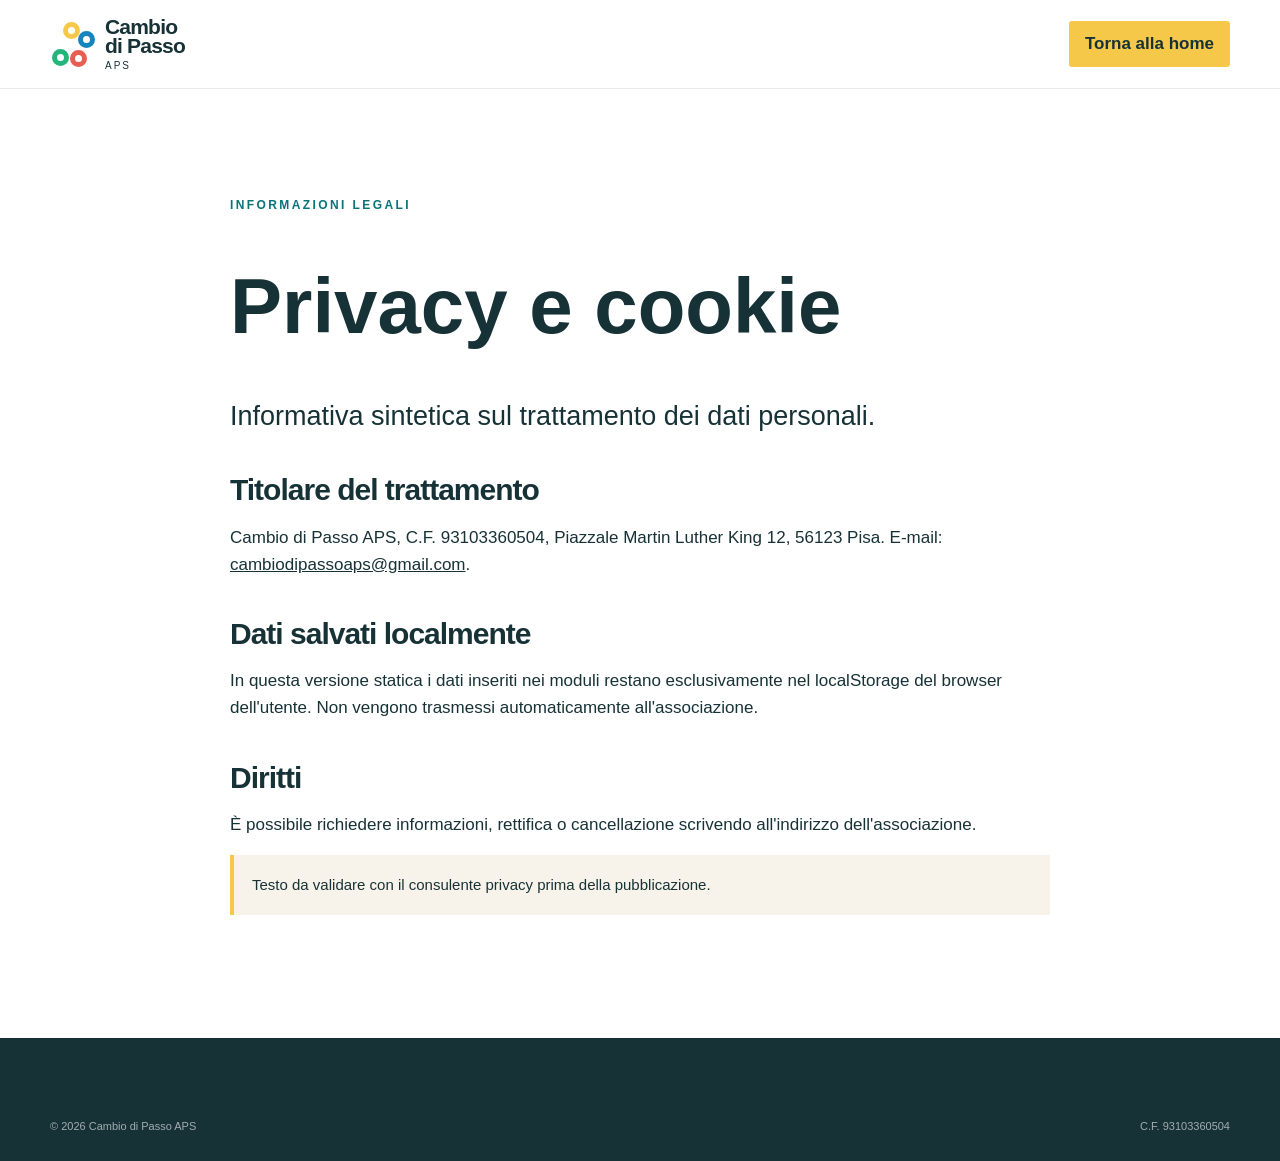
<file: privacy.html>
<!doctype html>
<html lang="it">

<head>
	<meta charset="utf-8">
	<meta name="viewport" content="width=device-width,initial-scale=1">
	<title>Privacy · Cambio di Passo APS</title>
	<link rel="stylesheet" href="assets/styles.css">
	<link rel="stylesheet" href="assets/static.css">
</head>

<body><a class="skip-link" href="#contenuto">Vai al contenuto</a>
	<header class="site-header">
		<div class="shell nav-wrap"><a class="brand" href="index.html"><span class="brand-mark" aria-hidden="true"><i></i><i></i><i></i><i></i></span><span><strong>Cambio<br>di Passo</strong><small>APS</small></span></a><a class="button button-small" href="index.html">Torna alla home</a></div>
	</header>
	<main id="contenuto" class="legal-page shell narrow section">
		<p class="eyebrow teal">Informazioni legali</p>
		<h1>Privacy e cookie</h1>
		<p class="lead">Informativa sintetica sul trattamento dei dati personali.</p>
		<h2>Titolare del trattamento</h2>
		<p>Cambio di Passo APS, C.F. 93103360504, Piazzale Martin Luther King 12, 56123 Pisa. E-mail: <a href="mailto:cambiodipassoaps@gmail.com">cambiodipassoaps@gmail.com</a>.</p>
		<h2>Dati salvati localmente</h2>
		<p>In questa versione statica i dati inseriti nei moduli restano esclusivamente nel localStorage del browser dell'utente. Non vengono trasmessi automaticamente all'associazione.</p>
		<h2>Diritti</h2>
		<p>È possibile richiedere informazioni, rettifica o cancellazione scrivendo all'indirizzo dell'associazione.</p>
		<p class="notice">Testo da validare con il consulente privacy prima della pubblicazione.</p>
	</main>
	<footer>
		<div class="shell footer-bottom"><span>© 2026 Cambio di Passo APS</span><span>C.F. 93103360504</span></div>
	</footer>
</body>

</html>
</file>
<file: assets/styles.css>
:root {
	--ink: #173237;
	--teal: #08747a;
	--teal-dark: #07585e;
	--yellow: #f5c849;
	--coral: #e85d52;
	--blue: #1685bd;
	--cream: #f7f3ea;
	--white: #fff;
	--line: #d8dedb;
	--font: "DM Sans",sans-serif;
	--read: "Atkinson Hyperlegible",sans-serif;
}

* {
	box-sizing: border-box;
}

html {
	scroll-behavior: smooth;
	scroll-padding-top: 92px;
}

body {
	margin: 0;
	color: var(--ink);
	font-family: var(--font);
	font-size: 17px;
	line-height: 1.6;
	background: #fff;
}

a {
	color: inherit;
}

img {
	max-width: 100%;
	display: block;
}

.shell {
	width: min(1180px,calc(100% - 40px));
	margin: auto;
}

.narrow {
	max-width: 820px;
}

.section {
	padding: 108px 0;
}

.skip-link {
	position: fixed;
	z-index: 999;
	top: 10px;
	left: 10px;
	padding: 12px 18px;
	background: #fff;
	transform: translateY(-150%);
}

.skip-link:focus {
	transform: none;
}

.topbar {
	background: var(--ink);
	color: #fff;
	font-size: 13px;
}

.topbar-inner {
	display: flex;
	gap: 26px;
	justify-content: flex-end;
	align-items: center;
	height: 36px;
}

.topbar a {
	text-decoration: none;
}

.access-trigger {
	background: none;
	color: white;
	border: 0;
	border-left: 1px solid #ffffff55;
	padding-left: 20px;
	font: inherit;
	cursor: pointer;
}

.site-header {
	height: 88px;
	background: #fff;
	position: sticky;
	top: 0;
	z-index: 20;
	box-shadow: 0 1px 0 #17323718;
}

.nav-wrap {
	height: 100%;
	display: flex;
	align-items: center;
	justify-content: space-between;
}

.brand {
	display: flex;
	align-items: center;
	text-decoration: none;
	gap: 10px;
	line-height: .9;
}

.brand strong {
	font-size: 21px;
	letter-spacing: -.8px;
}

.brand small {
	display: block;
	font-size: 10px;
	letter-spacing: 2px;
	margin-top: 5px;
}

.brand-mark {
	position: relative;
	width: 45px;
	height: 45px;
}

.brand-mark i {
	position: absolute;
	width: 17px;
	height: 17px;
	border-radius: 50%;
	border: 5px solid;
}

.brand-mark i:nth-child(1) {
	border-color: var(--yellow);
	top: 0;
	left: 13px;
}

.brand-mark i:nth-child(2) {
	border-color: var(--blue);
	top: 9px;
	right: 0;
}

.brand-mark i:nth-child(3) {
	border-color: var(--coral);
	bottom: 0;
	right: 8px;
}

.brand-mark i:nth-child(4) {
	border-color: #24b57b;
	bottom: 1px;
	left: 2px;
}

nav {
	display: flex;
	align-items: center;
	gap: 25px;
}

nav a {
	text-decoration: none;
	font-size: 14px;
	font-weight: 600;
}

nav a:not(.button):hover,nav a:not(.button):focus {
	color: var(--teal);
}

.menu-toggle {
	display: none;
}

.button {
	display: inline-flex;
	align-items: center;
	justify-content: center;
	background: var(--yellow);
	color: var(--ink);
	border: 0;
	border-radius: 3px;
	padding: 14px 22px;
	font-weight: 700;
	text-decoration: none;
	cursor: pointer;
	transition: transform .2s,box-shadow .2s;
}

.button:hover,.button:focus {
	transform: translateY(-2px);
	box-shadow: 0 8px 25px #172f3330;
}

.button-small {
	padding: 9px 16px;
}

.button-dark {
	background: var(--ink);
	color: #fff;
}

.button-light {
	background: #fff;
}

.hero {
	height: calc(100vh - 124px);
	min-height: 640px;
	position: relative;
	overflow: hidden;
}

.hero>img {
	width: 100%;
	height: 100%;
	object-fit: cover;
}

.hero-overlay {
	position: absolute;
	inset: 0;
	background: linear-gradient(90deg,rgba(14,42,45,.88) 0%,rgba(14,42,45,.61) 38%,rgba(14,42,45,.05) 72%);
}

.hero-content {
	position: absolute;
	inset: 0;
	display: flex;
	flex-direction: column;
	justify-content: center;
	color: #fff;
}

.eyebrow {
	text-transform: uppercase;
	letter-spacing: 2.4px;
	font-size: 12px;
	font-weight: 700;
	margin: 0 0 20px;
}

.hero h1,.donation-hero h1 {
	font-size: clamp(56px,7vw,92px);
	line-height: .98;
	letter-spacing: -4px;
	max-width: 800px;
	margin: 0 0 28px;
}

.hero h1 em {
	font-weight: 400;
	color: var(--yellow);
}

.hero-content>p:not(.eyebrow) {
	max-width: 630px;
	font-size: 21px;
	line-height: 1.5;
}

.hero-actions {
	display: flex;
	align-items: center;
	gap: 32px;
	margin-top: 24px;
}

.text-link {
	text-decoration: none;
	font-weight: 700;
}

.text-link span {
	margin-left: 10px;
}

.scroll-cue {
	position: absolute;
	right: 4%;
	bottom: 25px;
	width: 48px;
	height: 48px;
	border: 1px solid #ffffff80;
	border-radius: 50%;
	display: grid;
	place-items: center;
	color: white;
	text-decoration: none;
}

.two-col {
	display: grid;
	grid-template-columns: .9fr 1.1fr;
	gap: 100px;
}
.teal {
	color: var(--teal);
}

.coral {
	color: var(--coral);
}

.blue {
	color: var(--blue);
}

h2 {
	font-size: clamp(38px,5vw,64px);
	line-height: 1.08;
	letter-spacing: -2.4px;
	margin: 0;
}

h3 {
	line-height: 1.2;
}

.lead {
	font-family: var(--read);
	font-size: 27px;
	line-height: 1.35;
}

.intro-copy>p:not(.lead) {
	max-width: 630px;
}

.arrow-link {
	display: inline-flex;
	gap: 14px;
	align-items: center;
	text-decoration: none;
	font-weight: 700;
	border-bottom: 2px solid var(--yellow);
	border: 3px solid var(--yellow);
	padding: 8px;
}

.arrow-link:hover {
	color: var(--ink)!important;
	background-color: var(--yellow);
}

.rights {
	background: var(--teal-dark);
	color: #fff;
}

.rights-grid {
	display: grid;
	grid-template-columns: 1.1fr .9fr;
	gap: 90px;
	align-items: center;
}

.rights-card {
	position: relative;
}

.big-number {
	font-size: 150px;
	line-height: 1;
	color: #ffffff0f;
	position: absolute;
	top: -45px;
	right: 20px;
	font-weight: 700;
}

.rights-card h2 {
	max-width: 660px;
}

.rights-card>p:not(.eyebrow) {
	max-width: 610px;
	font-size: 19px;
	margin: 28px 0;
}

.life-path {
	border-left: 1px solid #ffffff55;
}

.life-path div {
	display: flex;
	flex-direction: column;
	position: relative;
	padding: 14px 0 28px 42px;
}

.life-path div:before {
	content: "";
	position: absolute;
	left: -7px;
	top: 20px;
	width: 12px;
	height: 12px;
	background: var(--yellow);
	border-radius: 50%;
}

.life-path span {
	text-transform: uppercase;
	letter-spacing: 2px;
	font-size: 11px;
}

.life-path b {
	font-size: 25px;
}

.section-heading {
	display: flex;
	justify-content: space-between;
	gap: 50px;
	align-items: end;
	margin-bottom: 55px;
}

.section-heading>p {
	max-width: 420px;
}

.project-grid {
	display: grid;
	grid-template-columns: repeat(3,1fr);
	gap: 20px;
}

.project-card {
	display: flex;
	flex-direction: column;
	min-height: 360px;
	border: 1px solid var(--line);
	padding: 35px;
	transition: .2s;
}

.project-card:hover {
	transform: translateY(-5px);
	border-color: var(--teal);
}

.project-icon {
	font-size: 42px;
	color: var(--teal);
	margin-bottom: 40px;
}

.project-card>span {
	font-size: 12px;
	color: #748286;
}

.project-card h3 {
	font-size: 27px;
	margin: 10px 0;
}

.project-card a {
	margin-top: auto;
	text-decoration: none;
	font-weight: 700;
}

.project-footer {
  /* Read More link goes here */
  margin-top: auto;
}

.support-band {
	background: var(--yellow);
	padding: 65px 0;
}

.support-inner {
	display: grid;
	grid-template-columns: 1.2fr 1fr auto;
	gap: 50px;
	align-items: center;
}

.support-inner h2 {
	font-size: 43px;
}

.support-inner .eyebrow {
	margin-bottom: 8px;
}

.news {
	background: var(--cream);
}

.news-grid {
	display: grid;
	grid-template-columns: repeat(3,1fr);
	gap: 28px;
}

.news-grid article {
	background: #fff;
	padding-bottom: 30px;
}

.news-grid article>*:not(.news-art) {
	margin-left: 25px;
	margin-right: 25px;
}

.news-art {
	height: 190px;
	background: linear-gradient(135deg,var(--teal),var(--blue));
	position: relative;
	overflow: hidden;
}

.news-art:after {
	content: "";
	position: absolute;
	width: 160px;
	height: 160px;
	border: 30px solid var(--yellow);
	border-radius: 50%;
	right: -35px;
	bottom: -70px;
}

.news-art span {
	position: absolute;
	color: #fff;
	left: 22px;
	bottom: 18px;
	font-size: 12px;
	text-transform: uppercase;
	letter-spacing: 2px;
}

.news-meta {
	display: flex;
	justify-content: space-between;
	color: #68777a;
	font-size: 11px;
	text-transform: uppercase;
	margin-top: 20px;
}

.news-grid h3 {
	font-size: 23px;
}

.news-grid a {
	text-decoration: none;
	font-weight: 700;
}

.news-card {
	display: flex;
	flex-direction: column;
	min-height: 360px;
	border: 1px solid var(--line);
	padding: 35px;
	transition: .2s;
}

.news-footer {
  /* Read More link goes here */
  margin-top: auto;
}

.transparency {
	background: #eef7f4;
}

.doc-list a {
	display: flex;
	justify-content: space-between;
	padding: 22px 0;
	border-bottom: 1px solid #b7ccc6;
	text-decoration: none;
}

.doc-list b {
	color: var(--teal);
	margin-right: 18px;
	font-size: 12px;
}

.doc-list em {
	font-style: normal;
	font-size: 12px;
	font-weight: 700;
}

.contact {
	background: var(--coral);
	color: #fff;
}

.contact-grid {
	display: grid;
	grid-template-columns: .9fr 1.1fr;
	gap: 100px;
}

.contact-details {
	margin-top: 45px;
	display: grid;
	gap: 5px;
}

.contact-details span {
	font-size: 11px;
	text-transform: uppercase;
	letter-spacing: 2px;
	margin-top: 15px;
}

.contact form,.donation form {
	background: #fff;
	color: var(--ink);
	padding: 42px;
}

.form-row {
	display: flex;
	flex-direction: column;
	margin-bottom: 18px;
}

.form-row label {
	font-weight: 700;
	font-size: 13px;
	margin-bottom: 5px;
}

.form-row input,.form-row select,.form-row textarea {
	width: 100%;
	border: 0;
	border-bottom: 1px solid #899699;
	padding: 10px 2px;
	background: #fff;
	font: inherit;
	color: var(--ink);
}

.form-row input:focus,.form-row select:focus,.form-row textarea:focus {
	outline: 3px solid var(--yellow);
	outline-offset: 3px;
}

.form-row span,.validation,form>span {
	color: #a53028;
	font-size: 13px;
}

.check {
	display: flex;
	gap: 10px;
	font-size: 13px;
	margin: 22px 0;
}

.form-success {
	background: #e1f4e9;
	border-left: 4px solid #18894e;
	padding: 12px;
	margin-bottom: 20px;
}

.donation-hero {
	background: var(--teal-dark);
	color: #fff;
}

.donation-hero h1 {
	font-size: 70px;
}

.donation-grid {
	display: grid;
	grid-template-columns: 1fr 1fr;
	gap: 90px;
}

.donation li {
	margin: 15px 0;
}

.notice {
	padding: 18px;
	background: var(--cream);
	border-left: 4px solid var(--yellow);
	font-size: 15px;
}

.legal h1 {
	font-size: 65px;
	line-height: 1;
}

.legal h2 {
	font-size: 30px;
	letter-spacing: -1px;
	margin-top: 45px;
}

footer {
	background: var(--ink);
	color: #fff;
	padding: 70px 0 25px;
}




/* ~~~~~~~~~~~~~~~~~~~~~~~~~~~~~ */

.footer-grid {
	display: grid;
	grid-template-columns: 1.2fr .8fr .8fr;
	gap: 80px;
}


.footer-grid h2 {
	font-size: 16px;
	letter-spacing: 0;
}

.footer-grid a {
	display: block;
	margin: 7px 0;
	margin-bottom: 25px;
	text-decoration: none;
}

/* ~~~~~~~~~~~~~~~~~~~~~~~~~~~~~ */


.footer-grid-4-cols {
	display: grid;
	grid-template-columns: 1.3fr 0.9fr 0.9fr 0.9fr;
	column-gap: 80px;
}

.footer-grid-4-cols h2 {
	font-size: 20px;
	letter-spacing: 0;
}

.footer-grid-4-cols a {
	display: block;
	margin: 7px 0 0 25px;
	text-decoration: none;
}

.contatti-column {
	margin-left:60px;
}
/* ~~~~~~~~~~~~~~~~~~~~~~~~~~~~~ */





.footer-brand {
	font-size: 30px;
	font-weight: 700;
}


.footer-brand-link {
	margin-left: 0px ! important;
	display: inline ! important;
}

.footer-brand span {
	color: var(--yellow);
}

.footer-bottom {
	display: flex;
	margin-top: 10px;
	padding-top: 0px;
	align-items: center;
	justify-content: space-between;
	font-size: 11px;
	color: #ffffff99;
}

.footer-center-content {
	list-style: none;
	margin: 0 0 1rem;
	padding: 0;
	display: flex;
	justify-content: center;
	gap: 1.25rem;
}

.access-panel {
	border: 0;
	border-radius: 8px;
	padding: 28px;
	max-width: 560px;
	color: var(--ink);
}

.access-panel::backdrop {
	background: #102f34bb;
}

.access-head {
	display: flex;
	justify-content: space-between;
}

.access-head h2 {
	font-size: 28px;
	letter-spacing: -1px;
}

.access-head button {
	border: 0;
	background: none;
	font-size: 30px;
}

.access-grid {
	display: grid;
	grid-template-columns: 1fr 1fr;
	gap: 10px;
}

.access-grid button,.reset-access {
	border: 1px solid var(--line);
	background: #fff;
	padding: 15px;
	font: inherit;
	cursor: pointer;
}

.reset-access {
	margin-top: 15px;
	width: 100%;
}

.access-font {
	font-size: 21px;
}

.access-contrast {
	--ink: #000;
	--teal: #005960;
	--teal-dark: #000;
	--yellow: #ffdf00;
	--cream: #fff;
}

.access-links a {
	text-decoration: underline!important;
	text-decoration-thickness: 3px!important;
}

.access-motion *,@media(prefers-reduced-motion:reduce) {
	animation: none!important;
	transition: none!important;
	scroll-behavior: auto!important;
}

@media(max-width:900px) {
	.topbar-inner span {
		display: none;
	}

	nav {
		display: none;
		position: absolute;
		top: 88px;
		left: 0;
		right: 0;
		background: #fff;
		padding: 25px 20px;
		flex-direction: column;
		align-items: stretch;
		box-shadow: 0 15px 30px #0002;
	}

	nav.open {
		display: flex;
	}

	.menu-toggle {
		display: block;
		border: 1px solid var(--ink);
		background: #fff;
		padding: 8px 12px;
	}

	.hero {
		height: 720px;
	}

	.hero-overlay {
		background: linear-gradient(90deg,rgba(14,42,45,.9),rgba(14,42,45,.45));
	}

	.two-col,.rights-grid,.contact-grid,.donation-grid {
		grid-template-columns: 1fr;
		gap: 45px;
	}

	.project-grid,.news-grid {
		grid-template-columns: 1fr;
	}

	.support-inner {
		grid-template-columns: 1fr;
	}

	.section {
		padding: 75px 0;
	}

	.section-heading {
		align-items: start;
		flex-direction: column;
	}

	.footer-grid {
		grid-template-columns: 1fr;
		gap: 35px;
	}

	.footer-bottom {
		flex-direction: column;
		gap: 12px;
	}
}

@media(max-width:580px) {
	.shell {
		width: min(100% - 28px,1180px);
	}

	.topbar-inner {
		justify-content: space-between;
	}

	.hero h1 {
		font-size: 52px;
		letter-spacing: -2.5px;
	}

	.hero-actions {
		align-items: flex-start;
		flex-direction: column;
	}

	.section {
		padding: 60px 0;
	}

	.contact form,.donation form {
		padding: 25px;
	}

	.life-path {
		margin-left: 10px;
	}

	.access-grid {
		grid-template-columns: 1fr;
	}
}
</file>
<file: assets/static.css>
:root {
	--font: Inter,"Segoe UI",Arial,sans-serif;
	--read: Arial,sans-serif;
}

.loading-error {
	padding: 24px;
	border: 2px solid #b23830;
	background: #fff4f2;
}

.export-button {
	display: block;
	margin-top: 16px;
	border: 0;
	background: transparent;
	text-decoration: underline;
	cursor: pointer;
}

.form-status:not(:empty) {
	padding: 12px;
	margin-bottom: 18px;
	background: #e1f4e9;
	border-left: 4px solid #18894e;
}

.donation-dialog {
	width: min(620px,calc(100% - 24px));
	border: 0;
	border-radius: 8px;
	padding: 0;
}

.donation-dialog::backdrop {
	background: #102f34bb;
}

.donation-dialog form {
	padding: 32px;
}

.donation-dialog h2 {
	font-size: 36px;
}

.legal-page {
	min-height: 70vh;
}

.legal-page h1 {
	font-size: clamp(48px,7vw,78px);
	line-height: 1;
}

.legal-page h2 {
	font-size: 30px;
	letter-spacing: -1px;
	margin-top: 40px;
}
</file>
